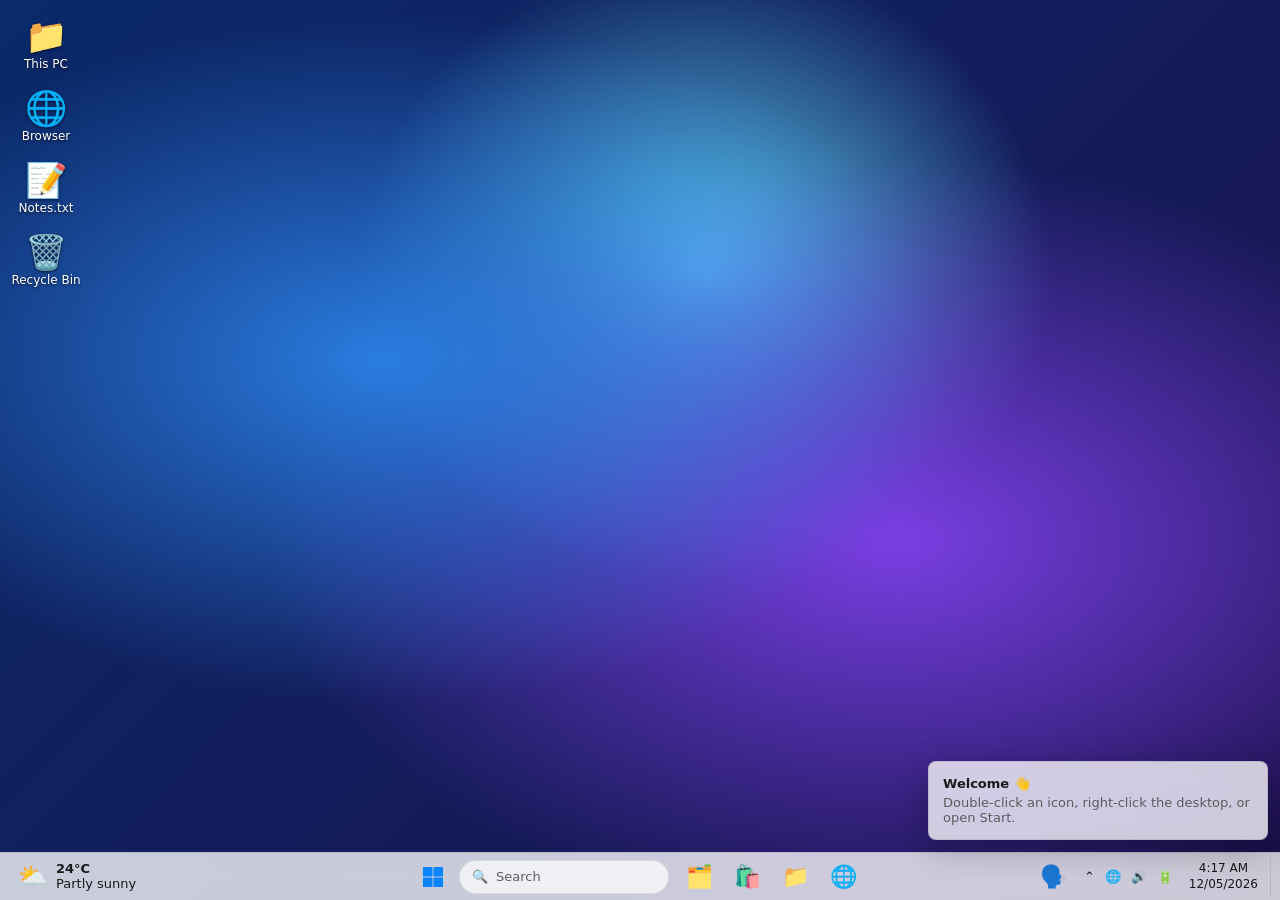
<file: index.html>
<!DOCTYPE html>
<html lang="en">
<head>
<meta charset="utf-8">
<meta name="viewport" content="width=device-width, initial-scale=1">
<title>Windows 11 Replica</title>
<link rel="stylesheet" href="style.css">
</head>
<body>
<div id="desktop">
  <div id="icons"></div>
</div>
<div id="wins"></div>

<!-- Start -->
<div id="start" class="fly blur">
  <input id="sq" placeholder="Type here to search for apps, settings, and documents">
  <div class="sec">Pinned <small>All apps ›</small></div>
  <div class="grid" id="pinned"></div>
  <div class="sec">Recommended <small>More ›</small></div>
  <div class="rec">
    <div><i>📄</i><span>Project notes<small>Recently added</small></span></div>
    <div><i>📊</i><span>Budget 2026<small>Yesterday</small></span></div>
    <div><i>🖼️</i><span>Wallpaper.png<small>2h ago</small></span></div>
    <div><i>📝</i><span>Meeting.txt<small>Tuesday</small></span></div>
  </div>
  <div id="start-foot">
    <div class="user"><div class="avatar">N</div>User</div>
    <div class="pw" id="pw">⏻</div>
    <div id="pmenu"><div onclick="location.reload()">Restart</div><div onclick="lock()">Sleep</div><div onclick="lock()">Shut down</div></div>
  </div>
</div>

<!-- Widgets -->
<div id="widgets" class="fly blur">
  <div class="wc"><div style="display:flex;justify-content:space-between"><div><b style="font-size:34px;font-weight:400">24°C</b><div>Partly sunny</div></div><div style="font-size:48px">⛅</div></div></div>
  <div class="wc"><b>Markets</b><div style="margin-top:8px;display:flex;justify-content:space-between"><span>NIFTY 50</span><span style="color:#0f7b0f">▲ 0.42%</span></div><div style="display:flex;justify-content:space-between"><span>SENSEX</span><span style="color:#0f7b0f">▲ 0.38%</span></div></div>
  <div class="wc"><b>Top stories</b><p style="margin-top:6px">Developers ship faster with modern web tooling</p><p style="margin-top:6px;color:var(--sub)">Open standards keep the web portable</p></div>
  <div class="wc"><b>To Do</b><p style="margin-top:6px">☐ Review pull requests</p><p>☐ Ship the release</p></div>
</div>

<!-- Quick settings -->
<div id="qs" class="fly blur">
  <div class="qgrid">
    <div class="q on" data-t="wifi">📶<span>Wi‑Fi</span></div>
    <div class="q on" data-t="bt">🔵<span>Bluetooth</span></div>
    <div class="q" data-t="air">✈️<span>Airplane</span></div>
    <div class="q" data-t="saver">🔋<span>Saver</span></div>
    <div class="q" id="darkq">🌙<span>Dark mode</span></div>
    <div class="q" data-t="acc">♿<span>Access</span></div>
  </div>
  <div class="slider">🔆<input type="range" min="20" max="100" value="100" id="bright"></div>
  <div class="slider">🔊<input type="range" min="0" max="100" value="60"></div>
</div>

<!-- Calendar -->
<div id="cal" class="fly blur"><h3 id="calh"></h3><div class="cgrid" id="cgrid"></div></div>

<div id="toast" class="fly blur open" style="transform:translateX(380px)"><b>Welcome 👋</b><div style="margin-top:4px;color:var(--sub)">Double-click an icon, right-click the desktop, or open Start.</div></div>

<div id="ctx">
  <div onclick="refresh()">🔄 Refresh</div><hr>
  <div onclick="openApp('notepad')">📝 New text document</div>
  <div onclick="openApp('settings')">🖥️ Display settings</div>
  <div onclick="openApp('settings')">🎨 Personalize</div>
</div>

<div id="taskbar" class="blur">
  <div id="tb-left"><div id="weather"><span style="font-size:24px">⛅</span><div><b style="font-size:13px">24°C</b><br>Partly sunny</div></div></div>
  <div id="tb-center">
    <div class="tb" id="start-btn" title="Start"><svg viewBox="0 0 24 24"><g fill="#0a84ff"><rect x="1" y="1" width="10.5" height="10.5" rx="1"/><rect x="12.5" y="1" width="10.5" height="10.5" rx="1"/><rect x="1" y="12.5" width="10.5" height="10.5" rx="1"/><rect x="12.5" y="12.5" width="10.5" height="10.5" rx="1"/></g></svg></div>
    <div id="search-box" onclick="toggle('start')">🔍 <span>Search</span></div>
    <div class="tb" id="widgets-btn" title="Widgets">🗂️</div>
    <div id="tb-apps" style="display:flex;gap:4px"></div>
  </div>
  <div id="tb-right">
    <div id="tray"><span>⌃</span><span>🌐</span><span>🔊</span><span>🔋</span></div>
    <div id="clock"><span id="ct"></span><span id="cd"></span></div>
    <div id="show"></div>
  </div>
</div>

<script src="a11y.js"></script>
<script src="script.js"></script>
</body>
</html>
</file>
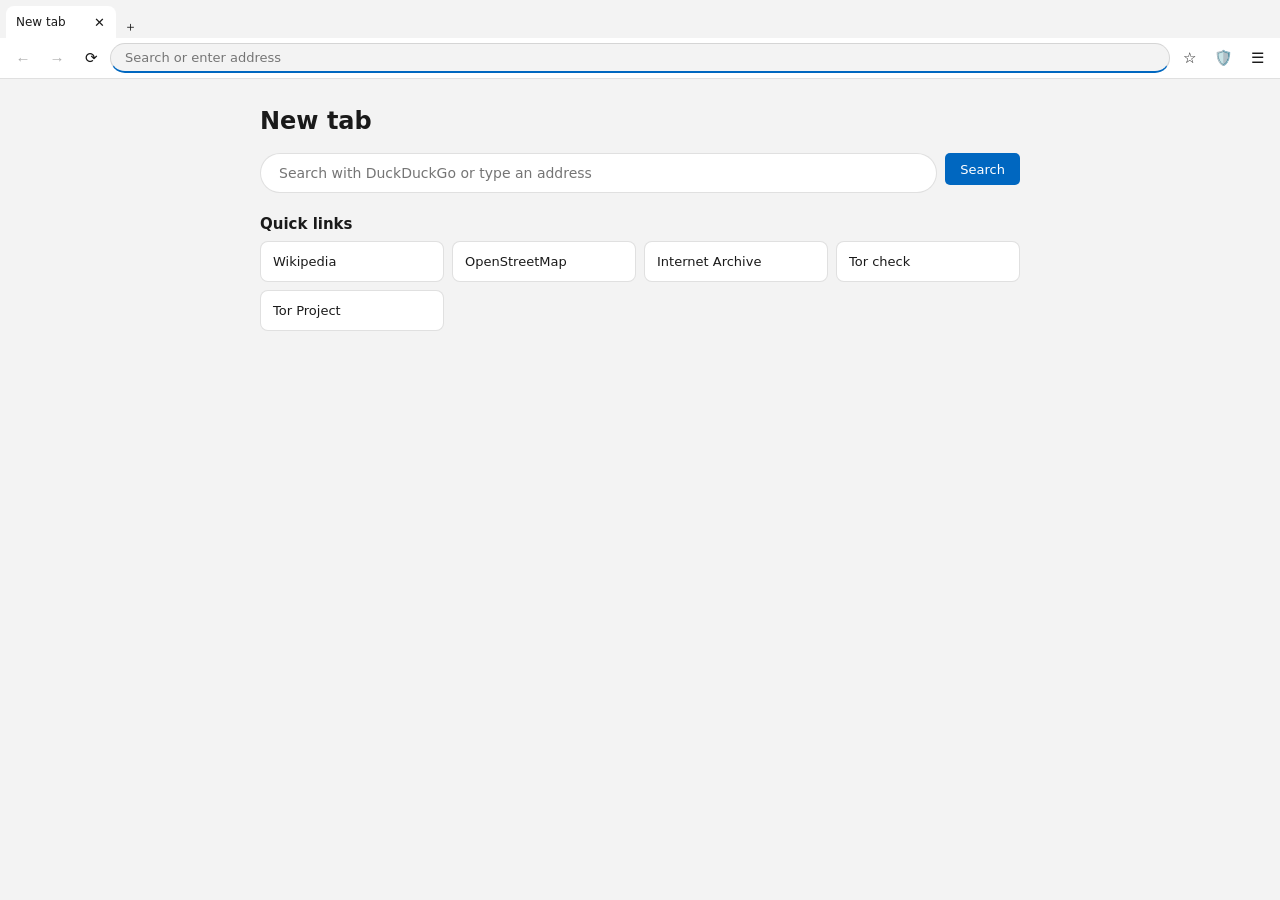
<file: apps/browser/index.html>
<!DOCTYPE html>
<html lang="en">
<head>
<meta charset="utf-8">
<meta name="viewport" content="width=device-width, initial-scale=1">
<title>Browser</title>
<style>
:root{--bg:#f3f3f3;--bar:#fff;--tx:#1a1a1a;--sub:#5d5d5d;--st:rgba(0,0,0,.12);--ac:#0067c0;--card:#fff;--hov:rgba(0,0,0,.07)}
@media(prefers-color-scheme:dark){:root{--bg:#202020;--bar:#2b2b2b;--tx:#f2f2f2;--sub:#b5b5b5;--st:rgba(255,255,255,.14);--ac:#4cc2ff;--card:#2f2f2f;--hov:rgba(255,255,255,.09)}}
*{box-sizing:border-box;margin:0}
html,body{height:100%;background:var(--bg);color:var(--tx);font:13px "Segoe UI",system-ui,sans-serif;overflow:hidden}
#app{display:flex;flex-direction:column;height:100%}
#tabs{display:flex;align-items:flex-end;gap:2px;padding:6px 6px 0;overflow-x:auto;flex:none}
.tab{display:flex;align-items:center;gap:6px;min-width:110px;max-width:190px;height:32px;padding:0 6px 0 10px;border-radius:8px 8px 0 0;font-size:12px;cursor:default}
.tab span{flex:1;overflow:hidden;text-overflow:ellipsis;white-space:nowrap}.tab:hover{background:var(--hov)}.tab.on{background:var(--bar)}
.tab button,#plus{border:0;background:none;color:var(--tx);border-radius:4px;width:22px;height:22px}.tab button:hover,#plus:hover{background:var(--hov)}
#bar{display:flex;align-items:center;gap:4px;padding:5px 8px;background:var(--bar);border-bottom:1px solid var(--st);flex:none}
#bar button{border:0;background:none;color:var(--tx);width:30px;height:30px;border-radius:5px;font-size:15px}#bar button:hover{background:var(--hov)}#bar button:disabled{opacity:.35}
#addr{flex:1;height:30px;border-radius:15px;border:1px solid var(--st);border-bottom:2px solid var(--ac);background:var(--bg);color:var(--tx);padding:0 14px;font:inherit;outline:none}
#hint{display:none;align-items:center;gap:10px;padding:6px 12px;background:#fff4ce;color:#3b2f00;font-size:12px;flex:none}
#hint button{border:1px solid #c9b25a;background:#fff;border-radius:4px;padding:3px 10px}#hint .x{margin-left:auto;border:0;background:none}
#views{flex:1;position:relative;background:#fff}
.view{position:absolute;inset:0;display:none}.view.on{display:block}
.view iframe{width:100%;height:100%;border:0;background:#fff}
.page{height:100%;overflow:auto;background:var(--bg);padding:28px 20px;user-select:text}
.in{max-width:760px;margin:0 auto}.in h1{font-weight:600;font-size:24px;margin-bottom:6px}.in h2{font-size:15px;margin:22px 0 8px}.in p,.in li{color:var(--sub);line-height:1.65;margin-bottom:6px}.in ul{padding-left:20px}
.sf{display:flex;gap:8px;margin:18px 0}.sf input{flex:1;height:40px;border-radius:20px;border:1px solid var(--st);background:var(--card);color:var(--tx);padding:0 18px;font:inherit;font-size:14px;outline:none}
.btn{height:32px;border-radius:5px;border:1px solid var(--st);background:var(--card);color:var(--tx);padding:0 14px;font:inherit;cursor:pointer}.btn.pri{background:var(--ac);color:#fff;border-color:transparent}.btn:hover{filter:brightness(.95)}
.grid{display:grid;grid-template-columns:repeat(auto-fill,minmax(150px,1fr));gap:8px}
.q{background:var(--card);border:1px solid var(--st);border-radius:8px;padding:12px;cursor:pointer;overflow:hidden;text-overflow:ellipsis;white-space:nowrap;color:var(--tx)}.q:hover{filter:brightness(.96)}
.row{display:flex;justify-content:space-between;align-items:center;gap:10px;background:var(--card);border:1px solid var(--st);border-radius:6px;padding:10px 14px;margin-bottom:4px;color:var(--tx)}
.row input[type=text],.row select{height:30px;border-radius:4px;border:1px solid var(--st);background:var(--bg);color:var(--tx);padding:0 8px;font:inherit;min-width:220px}
.warn{border-left:4px solid #d13438;background:var(--card);padding:10px 14px;border-radius:4px;margin:12px 0;color:var(--tx)}
a.go{color:var(--ac);cursor:pointer;text-decoration:underline}
</style>
</head>
<body>
<div id="app">
  <div id="tabs"></div>
  <div id="bar">
    <button id="back" title="Back">←</button><button id="fwd" title="Forward">→</button><button id="rel" title="Reload">⟳</button>
    <input id="addr" placeholder="Search or enter address" spellcheck="false" autocomplete="off">
    <button id="star" title="Bookmark">☆</button><button id="pv" title="Privacy and Tor">🛡️</button><button id="menu" title="Bookmarks and history">☰</button>
  </div>
  <div id="hint"><span>Blank page? Many websites forbid being shown inside another page. That is the site's choice, not a bug.</span><button id="ext">Open in a real tab ↗</button><button class="x" id="hx">✕</button></div>
  <div id="views"></div>
</div>
<script>
const $=s=>document.querySelector(s);
const esc=t=>String(t).replace(/[&<>"']/g,c=>({'&':'&amp;','<':'&lt;','>':'&gt;','"':'&quot;',"'":'&#39;'}[c]));
const LS=(k,d)=>{try{const v=JSON.parse(localStorage.getItem(k));return v==null?d:v}catch(e){return d}},SV=(k,v)=>{try{localStorage.setItem(k,JSON.stringify(v))}catch(e){}};
let cfg=Object.assign({engine:'ddg',priv:false,noref:true,remote:''},LS('br.cfg',{})),bm=LS('br.bm',[]),hist=LS('br.hist',[]);
const ENG={ddg:['DuckDuckGo','https://duckduckgo.com/?q='],brave:['Brave Search','https://search.brave.com/search?q='],sp:['Startpage','https://www.startpage.com/do/search?q='],wiki:['Wikipedia','https://en.wikipedia.org/w/index.php?search=']};
const TITLES={'about:newtab':'New tab','about:privacy':'Privacy and Tor','about:history':'History','about:bookmarks':'Bookmarks','about:onion':'Onion address','about:blocked':'Cannot embed'};
const hostOf=u=>{try{return new URL(u).hostname}catch(e){return ''}};
const BLOCK=/(^|\.)(google\.[a-z.]+|duckduckgo\.com|bing\.com|brave\.com|startpage\.com|torproject\.org|github\.com|youtube\.com|facebook\.com|instagram\.com|x\.com|twitter\.com|linkedin\.com|reddit\.com|amazon\.[a-z.]+|netflix\.com|paypal\.com)$/i;
const real=t=>t.url.startsWith('about:blocked#')?decodeURIComponent(t.url.split('#')[1]):t.url;
let tabs=[],cur=null,nid=0;
const save=()=>{SV('br.cfg',cfg);SV('br.bm',bm);SV('br.hist',hist)};

function normalize(v){
  v=v.trim();if(!v)return 'about:newtab';
  if(/^about:/.test(v))return TITLES[v]?v:'about:newtab';
  if(/^\s*(javascript|data|vbscript|file|blob):/i.test(v))return 'about:newtab';
  if(/^[\w.-]+\.onion(\/|:|$)/i.test(v)||/^https?:\/\/[\w.-]+\.onion/i.test(v))return 'about:onion#'+encodeURIComponent(v);
  if(/^https?:\/\//i.test(v))return v;
  if(!/\s/.test(v)&&(/^[\w-]+(\.[\w-]+)+(:\d+)?(\/.*)?$/.test(v)||/^localhost(:\d+)?(\/.*)?$/.test(v)))return 'https://'+v;
  return ENG[cfg.engine][1]+encodeURIComponent(v);
}
const isInt=u=>u.startsWith('about:');
function newTab(url){const t={id:++nid,url:'about:newtab',title:'New tab',h:[],i:-1};tabs.push(t);cur=t;go(t,url||'about:newtab');}
function go(t,input,push=true,force=false){
  let url=normalize(input);
  if(!force&&!isInt(url)&&BLOCK.test(hostOf(url)))url='about:blocked#'+encodeURIComponent(url);
  if(push){t.h=t.h.slice(0,t.i+1);t.h.push(url);t.i++}
  t.url=url;
  const base=url.split('#')[0];
  t.title=isInt(url)?TITLES[base]:(()=>{try{return new URL(url).hostname}catch(e){return url}})();
  if(!isInt(url)&&!cfg.priv){hist.unshift({u:url,t:Date.now()});hist=hist.slice(0,200);save()}
  render(true);
}
function render(reload){
  $('#tabs').innerHTML=tabs.map(t=>`<div class="tab${t===cur?' on':''}" data-t="${t.id}"><span>${esc(t.title)}</span><button data-x="${t.id}">✕</button></div>`).join('')+'<button id="plus" title="New tab">＋</button>';
  const T=cur;
  $('#addr').value=isInt(real(T))?'':real(T);
  $('#back').disabled=T.i<=0;$('#fwd').disabled=T.i>=T.h.length-1;
  $('#star').textContent=bm.some(b=>b.u===real(T))?'★':'☆';
  $('#hint').style.display=(!isInt(T.url)&&!T.dismissed)?'flex':'none';
  tabs.forEach(t=>{
    let v=document.getElementById('v'+t.id);
    if(!v){v=document.createElement('div');v.className='view';v.id='v'+t.id;$('#views').appendChild(v)}
    v.classList.toggle('on',t===cur);
    if(t.shown!==t.url||(reload&&t===cur)){
      t.shown=t.url;
      if(isInt(t.url))v.innerHTML='<div class="page"><div class="in">'+internal(t.url)+'</div></div>';
      else{v.innerHTML='';const f=document.createElement('iframe');f.title=t.title;
        f.setAttribute('allow','fullscreen; clipboard-write');
        f.setAttribute('sandbox','allow-scripts allow-same-origin allow-forms allow-popups allow-downloads allow-modals');
        if(cfg.noref)f.referrerPolicy='no-referrer';
        f.src=t.url;v.appendChild(f)}
    }
  });
  [...document.querySelectorAll('.view')].forEach(v=>{if(!tabs.some(t=>'v'+t.id===v.id))v.remove()});
}
/* internal pages */
function internal(u){
  const [p,arg]=u.split('#');
  if(p==='about:newtab')return `<h1>New tab</h1><form class="sf" data-search><input name="q" placeholder="Search with ${esc(ENG[cfg.engine][0])} or type an address" autofocus><button class="btn pri">Search</button></form>
   <h2>Quick links</h2><div class="grid">${[['Wikipedia','https://en.wikipedia.org/'],['OpenStreetMap','https://www.openstreetmap.org/'],['Internet Archive','https://archive.org/'],['Tor check','https://check.torproject.org/'],['Tor Project','https://www.torproject.org/']].map(([n,l])=>`<div class="q" data-go="${l}">${n}</div>`).join('')}</div>
   ${bm.length?`<h2>Bookmarks</h2><div class="grid">${bm.map(b=>`<div class="q" data-go="${esc(b.u)}">${esc(b.n)}</div>`).join('')}</div>`:''}`;
  if(p==='about:blocked'){const u=decodeURIComponent(arg||''),h=hostOf(u);return `<h1>${esc(h)} will not open inside this window</h1><p>This site tells browsers not to show it inside another page. Other browsers describe that as "refused to connect". It is a protection on the site's side, not an error on your computer.</p><p><button class="btn pri" data-popup="${esc(u)}">Open in a browser window ↗</button> <button class="btn" data-open="${esc(u)}">Open in a new tab</button> <button class="btn" data-force="${esc(u)}">Try here anyway</button></p>`}
  if(p==='about:history')return `<h1>History</h1><p>${cfg.priv?'Private mode is on: new pages are not saved.':''}</p><p><button class="btn" data-act="clearhist">Clear history</button></p>`+(hist.map(h=>`<div class="row"><a class="go" data-go="${esc(h.u)}">${esc(h.u)}</a><small>${new Date(h.t).toLocaleString()}</small></div>`).join('')||'<p>Nothing yet.</p>');
  if(p==='about:bookmarks')return `<h1>Bookmarks</h1>`+(bm.map((b,i)=>`<div class="row"><a class="go" data-go="${esc(b.u)}">${esc(b.n)}</a><button class="btn" data-rmbm="${i}">Remove</button></div>`).join('')||'<p>Use ☆ in the address bar to add one.</p>');
  if(p==='about:onion'){const a=esc(decodeURIComponent(arg||''));return `<h1>.onion address</h1><p><b>${a}</b></p><p>.onion sites are reachable only through the Tor network. A normal browser, and this window, cannot open them. Opening them through a public "Tor gateway" website would remove the anonymity Tor exists to give you, so this browser does not do that.</p>
   <h2>How to open it</h2><ul><li>Install the official <a class="go" data-go="https://www.torproject.org/download/">Tor Browser</a> (free, Windows, macOS, Linux, Android) and paste the address there.</li><li>Or connect a remote Tor browser you run yourself (see Privacy and Tor).</li></ul>
   ${cfg.remote?`<p><button class="btn pri" data-go="${esc(cfg.remote)}">Open my remote Tor browser</button></p>`:''}`}
  if(p==='about:privacy')return `<h1>Privacy and Tor</h1>
   <div class="warn"><b>This window does not hide your IP address and is not a VPN or Tor.</b> The sites you visit still see your real connection. A web page cannot create a VPN or a Tor circuit; that needs a program or a server.</div>
   <h2>What these settings really do</h2>
   <div class="row"><span>Private mode: do not save history</span><input type="checkbox" id="c-priv" ${cfg.priv?'checked':''}></div>
   <div class="row"><span>Send no referrer to sites</span><input type="checkbox" id="c-ref" ${cfg.noref?'checked':''}></div>
   <div class="row"><span>Search engine</span><select id="c-eng">${Object.entries(ENG).map(([k,v])=>`<option value="${k}"${k===cfg.engine?' selected':''}>${v[0]}</option>`).join('')}</select></div>
   <div class="row"><span>Clear history, bookmarks and settings</span><button class="btn" data-act="wipe">Clear all</button></div>
   <h2>Get real anonymity</h2>
   <ul><li><b>Tor Browser</b> (free, official): <a class="go" data-go="https://www.torproject.org/download/">torproject.org/download</a>. Lets you open .onion sites and hides your IP from the sites you visit.</li>
   <li><b>VPN:</b> a trustworthy VPN is a paid service in almost every case. A few reputable providers offer a limited free tier (few locations, speed caps). Free VPNs with "all locations" are the ones most likely to log or sell your traffic.</li></ul>
   <h2>Everyday private browsers (install on your computer)</h2>
   <ul><li><a class="go" data-go="https://mullvad.net/en/browser">Mullvad Browser</a>: built with the Tor Project, blocks tracking and fingerprinting, no VPN needed.</li><li><a class="go" data-go="https://librewolf.net/">LibreWolf</a>: open-source Firefox with tracking protection on by default.</li><li><a class="go" data-go="https://www.falkon.org/">Falkon</a>: small, open-source and light on older or low-power machines.</li></ul>
   <h2>Remote browser (advanced)</h2>
   <p>If you self-host a browser in a container (for example a Tor Browser image) and put it behind a VPN, you can show it in this window. Paste its address:</p>
   <div class="row"><input type="text" id="c-rem" placeholder="http://127.0.0.1:8080" value="${esc(cfg.remote)}"><button class="btn" data-act="saverem">Save</button><button class="btn pri" data-act="openrem">Open</button></div>
   <p>Test your connection any time at <a class="go" data-go="https://check.torproject.org/">check.torproject.org</a>.</p>`;
  return '';
}
/* events */
document.addEventListener('click',e=>{
  const pu=e.target.closest('[data-popup]');if(pu){window.open(pu.dataset.popup,'_blank','popup=yes,width=1100,height=760,noopener,noreferrer');return}
  const o=e.target.closest('[data-open]');if(o){window.open(o.dataset.open,'_blank','noopener,noreferrer');return}
  const f=e.target.closest('[data-force]');if(f){go(cur,f.dataset.force,true,true);return}
  const g=e.target.closest('[data-go]');if(g){go(cur,g.dataset.go);return}
  const tb=e.target.closest('[data-t]'),x=e.target.closest('[data-x]');
  if(x){const t=tabs.find(t=>t.id==x.dataset.x);tabs=tabs.filter(q=>q!==t);if(!tabs.length)newTab();else if(cur===t)cur=tabs[tabs.length-1];render();e.stopPropagation();return}
  if(tb){cur=tabs.find(t=>t.id==tb.dataset.t);render();return}
  if(e.target.closest('#plus')){newTab();return}
  const rm=e.target.closest('[data-rmbm]');if(rm){bm.splice(+rm.dataset.rmbm,1);save();cur.shown=null;render(true);return}
  const a=e.target.closest('[data-act]');if(!a)return;const k=a.dataset.act;
  if(k==='clearhist'){hist=[];save();cur.shown=null;render(true)}
  if(k==='wipe'&&confirm('Clear history, bookmarks and settings?')){hist=[];bm=[];cfg={engine:'ddg',priv:false,noref:true,remote:''};save();cur.shown=null;render(true)}
  if(k==='saverem'||k==='openrem'){const v=$('#c-rem').value.trim();if(/^\s*(javascript|data|vbscript|file|blob):/i.test(v)){return}cfg.remote=v;save();if(k==='openrem'&&v)newTab(v)}
});
document.addEventListener('change',e=>{
  if(e.target.id==='c-priv')cfg.priv=e.target.checked;
  if(e.target.id==='c-ref')cfg.noref=e.target.checked;
  if(e.target.id==='c-eng')cfg.engine=e.target.value;
  save()});
document.addEventListener('submit',e=>{if(e.target.matches('[data-search]')){e.preventDefault();go(cur,new FormData(e.target).get('q'))}});
$('#addr').addEventListener('keydown',e=>{if(e.key==='Enter')go(cur,e.target.value)});
$('#addr').addEventListener('focus',e=>e.target.select());
$('#back').onclick=()=>{if(cur.i>0){cur.i--;go(cur,cur.h[cur.i],false)}};
$('#fwd').onclick=()=>{if(cur.i<cur.h.length-1){cur.i++;go(cur,cur.h[cur.i],false)}};
$('#rel').onclick=()=>{cur.shown=null;render(true)};
$('#star').onclick=()=>{const u=real(cur);if(isInt(u))return;const i=bm.findIndex(b=>b.u===u);if(i>=0)bm.splice(i,1);else bm.push({u,n:hostOf(u)||u});save();render()};
$('#pv').onclick=()=>go(cur,'about:privacy');
$('#menu').onclick=()=>go(cur,'about:bookmarks');
$('#ext').onclick=()=>{const u=real(cur);if(!isInt(u))window.open(u,'_blank','noopener,noreferrer')};
$('#hx').onclick=()=>{cur.dismissed=true;render()};
document.addEventListener('keydown',e=>{if(e.ctrlKey&&e.key==='t'){e.preventDefault();newTab()}if(e.ctrlKey&&e.key==='l'){e.preventDefault();$('#addr').focus()}});
newTab();
</script>
</body>
</html>
</file>
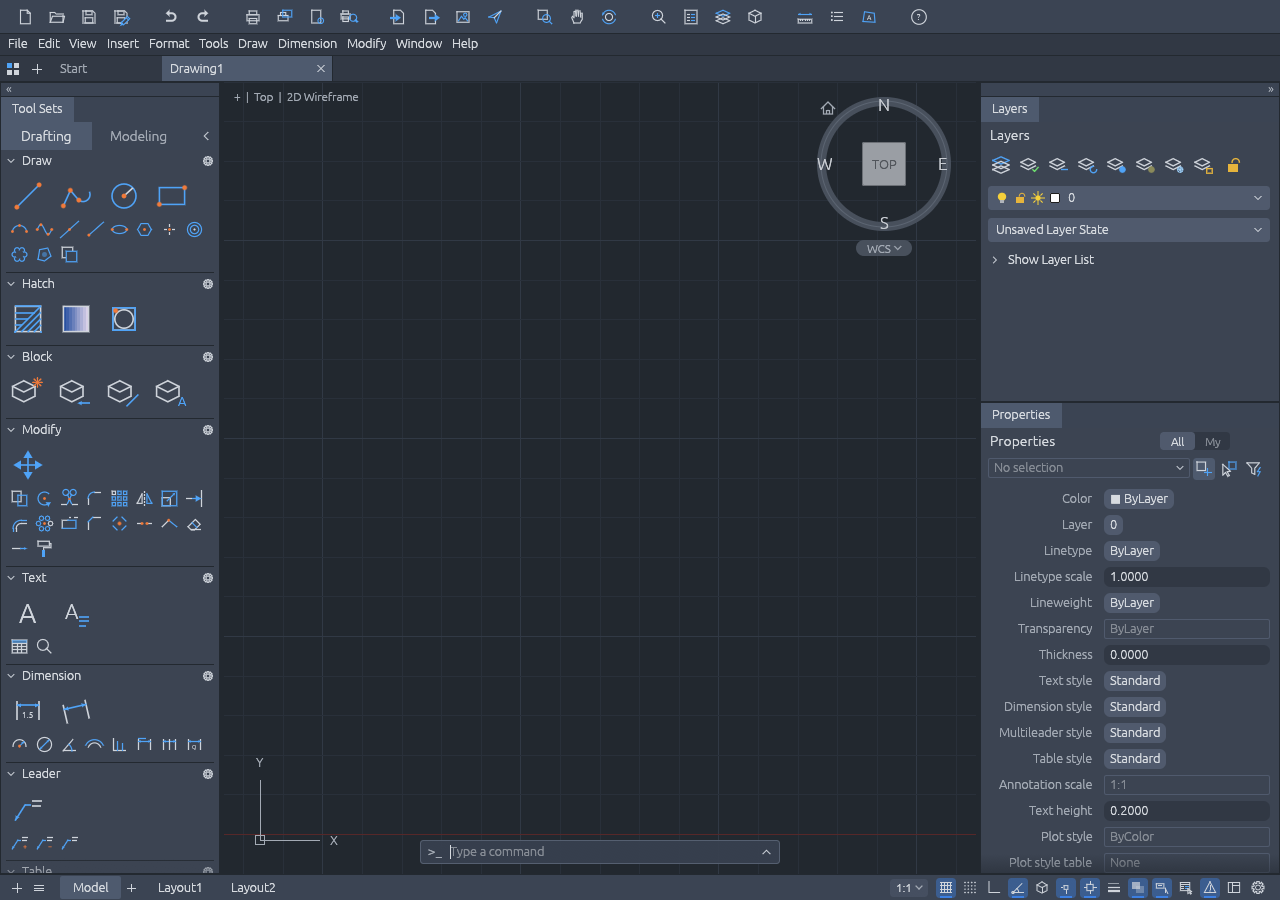
<file: apps/cadcraft/index.html>
<!DOCTYPE html>
<html lang="en">
<head>
  <meta charset="utf-8">
  <meta name="viewport" content="width=device-width, initial-scale=1">
  <title>CADCraft</title>
  
<script type="module">
import init, * as bindings from './cadcraft-web-d875c3c223026021.js';
const wasm = await init({ module_or_path: './cadcraft-web-d875c3c223026021_bg.wasm' });


window.wasmBindings = bindings;


dispatchEvent(new CustomEvent("TrunkApplicationStarted", {detail: {wasm}}));

</script>
  <style>
    html, body { margin: 0; padding: 0; width: 100%; height: 100%; overflow: hidden; background: #22282f; }
    #cadcraft_canvas { position: absolute; inset: 0; width: 100%; height: 100%; display: block; }
    #cadcraft_loading { position: absolute; inset: 0; display: flex; flex-direction: column; align-items: center; justify-content: center;
      color: #b8b8b8; font: 14px system-ui, sans-serif; pointer-events: none; }
  </style>
<link rel="modulepreload" href="./cadcraft-web-d875c3c223026021.js" crossorigin="anonymous" integrity="sha384-jeFBZXStTcVVttphA0QdWIKynl4jMysvBMI9EihbEOI5++FgSClPgll+eU57pNdA"><link rel="modulepreload" href="./snippets/eframe-d31a8450ea12dfc1/inline0.js" crossorigin="anonymous" integrity="sha384-uPZQ72BwgZ4v7Km6+UIFbkDDlt7ShGEsAVEHVN/+wZSGFhItJZB83iKMFQXauTSs"><link rel="preload" href="./cadcraft-web-d875c3c223026021_bg.wasm" crossorigin="anonymous" integrity="sha384-z4qSPVKWm9al23MvrS1RfMrrKiw6bDGiKTTdFNNFuodKv+7R0hINkvVLN5NXiAvK" as="fetch" type="application/wasm"></head>
<body>
  <canvas id="cadcraft_canvas"></canvas>
  <div id="cadcraft_loading">Loading CADCraft&hellip;</div>
</body>
</html>
</file>
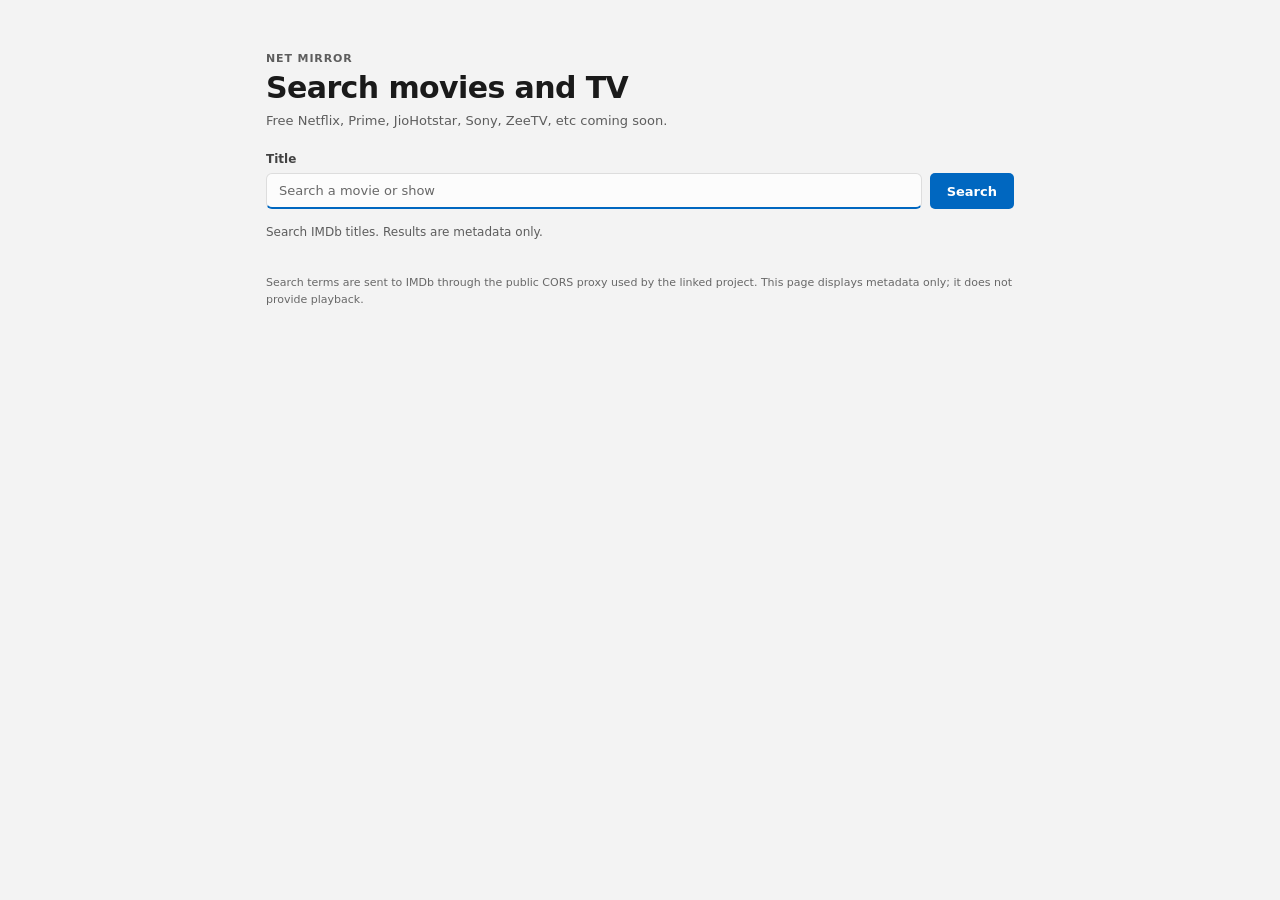
<file: apps/cloud-stream/index.html>
<!doctype html>
<html lang="en">
<head>
  <meta charset="utf-8">
  <meta name="viewport" content="width=device-width, initial-scale=1">
  <meta name="theme-color" content="#101522">
  <title>Net Mirror</title>
  <link rel="stylesheet" href="style.css">
  <script src="app.js" defer></script>
</head>
<body>
  <main class="app">
    <header>
      <p class="eyebrow">NET MIRROR</p>
      <h1>Search movies and TV</h1>
      <p class="coming-soon">Free Netflix, Prime, JioHotstar, Sony, ZeeTV, etc coming soon.</p>
    </header>

    <form id="search-form" role="search">
      <label for="search-query">Title</label>
      <div class="search-row">
        <input id="search-query" type="search" maxlength="100" placeholder="Search a movie or show" autocomplete="off" required>
        <button id="search-button" type="submit">Search</button>
      </div>
    </form>

    <p id="search-status" class="status" role="status" aria-live="polite">Search IMDb titles. Results are metadata only.</p>
    <ul id="results" class="results" aria-label="Search results"></ul>

    <footer>Search terms are sent to IMDb through the public CORS proxy used by the linked project. This page displays metadata only; it does not provide playback.</footer>
  </main>
</body>
</html>
</file>
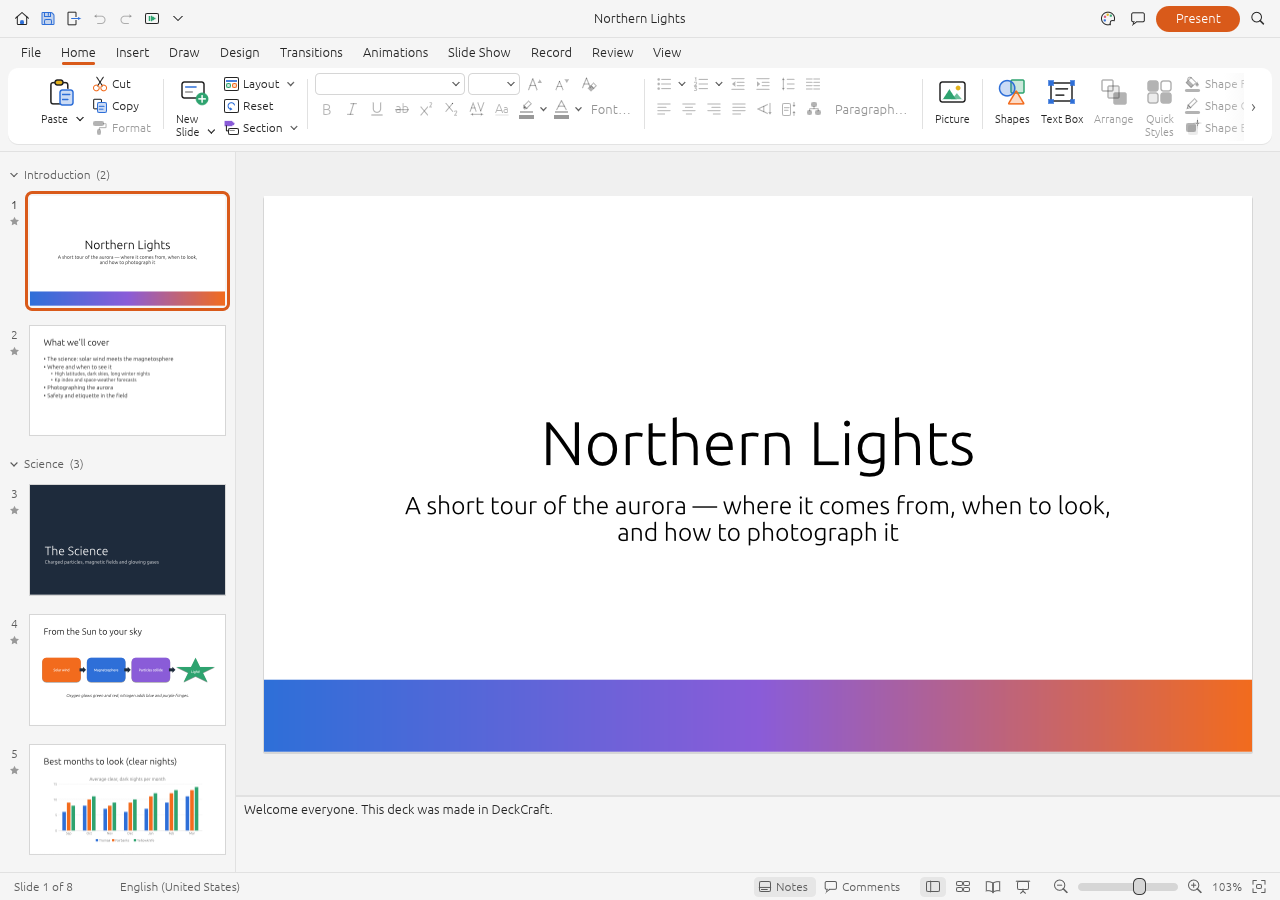
<file: apps/deckcraft/index.html>
<!DOCTYPE html>
<html lang="en">
<head>
  <meta charset="utf-8">
  <meta name="viewport" content="width=device-width, initial-scale=1, user-scalable=no">
  <title>DeckCraft</title>
  
<script type="module">
import init, * as bindings from './deckcraft-web-669d056ba01b5e25.js';
const wasm = await init({ module_or_path: './deckcraft-web-669d056ba01b5e25_bg.wasm' });


window.wasmBindings = bindings;


dispatchEvent(new CustomEvent("TrunkApplicationStarted", {detail: {wasm}}));

</script>
  <link rel="icon" href="./deckcraft-b8fcbb36ecec0385.ico" integrity="sha384-p+vOsZVOu4zkEhYVpSBm/6gR6LMTZ+hPcuNrzPZ3ScI+zYSqFol3f6oI0WWAjzjB"/>
  <style>
    html, body { margin: 0; padding: 0; width: 100%; height: 100%; overflow: hidden; background: #262626; }
    #deckcraft_canvas { position: absolute; inset: 0; width: 100%; height: 100%; display: block; }
    #deckcraft_loading { position: absolute; inset: 0; display: flex; flex-direction: column; align-items: center; justify-content: center;
      color: #b8b8b8; font: 14px system-ui, sans-serif; pointer-events: none; }
  </style>
<link rel="modulepreload" href="./deckcraft-web-669d056ba01b5e25.js" crossorigin="anonymous" integrity="sha384-/ysm8cbjO9g9ywN3tLB35zRHXvJkRhI/t2ivAzSDzvNIrroRi3c82Z87pdhoL64V"><link rel="modulepreload" href="./snippets/eframe-d31a8450ea12dfc1/inline0.js" crossorigin="anonymous" integrity="sha384-uPZQ72BwgZ4v7Km6+UIFbkDDlt7ShGEsAVEHVN/+wZSGFhItJZB83iKMFQXauTSs"><link rel="preload" href="./deckcraft-web-669d056ba01b5e25_bg.wasm" crossorigin="anonymous" integrity="sha384-wn8bWnUIm/KnMLaRTfFJsUBRnwme3plfqQ3uiVA4fA724h/DErwhVjtl1SDtYyLH" as="fetch" type="application/wasm"></head>
<body>
  <canvas id="deckcraft_canvas"></canvas>
  <div id="deckcraft_loading">Loading DeckCraft&hellip;</div>
</body>
</html>
</file>
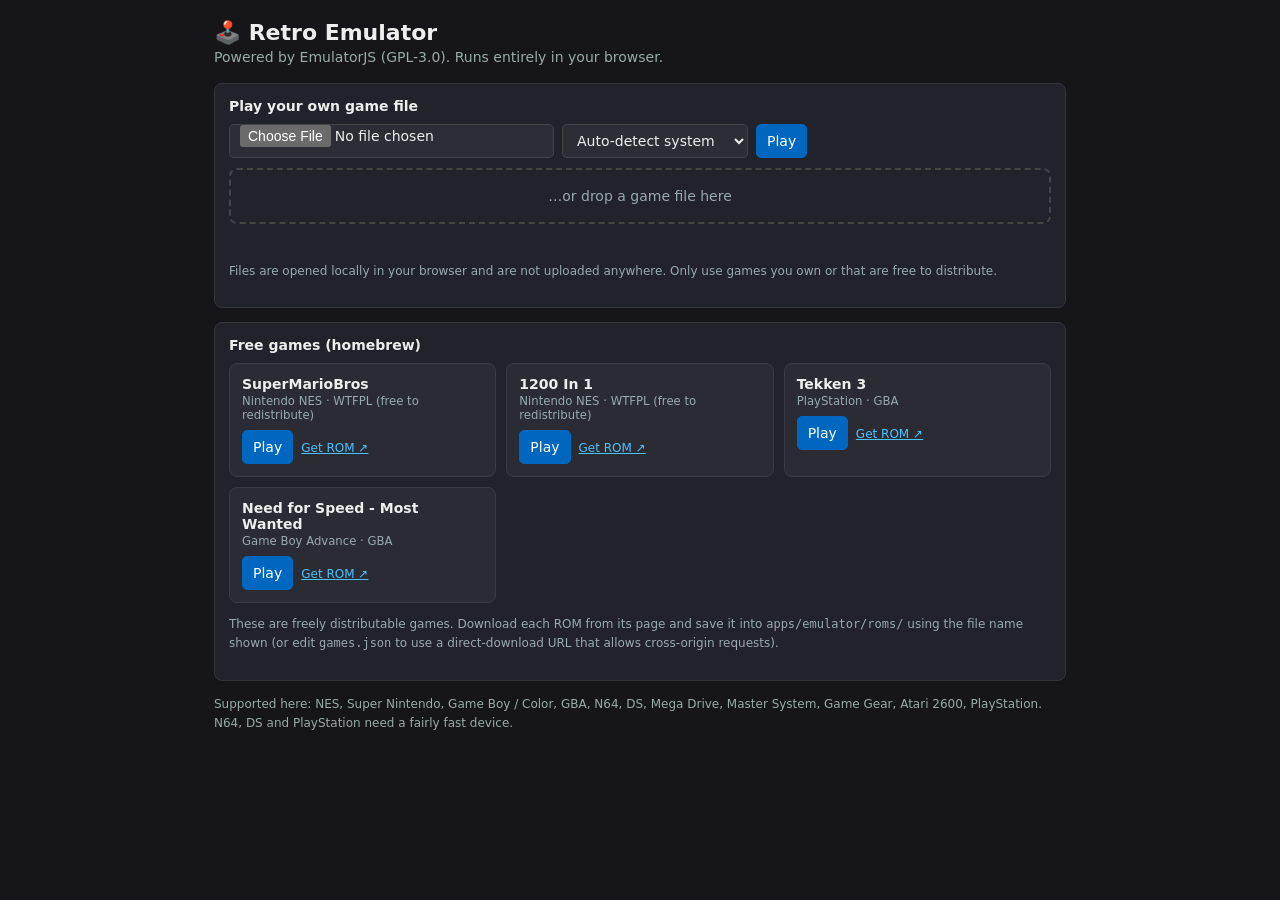
<file: apps/emulator/index.html>
<!DOCTYPE html>
<html lang="en">
<head>
<meta charset="utf-8">
<meta name="viewport" content="width=device-width, initial-scale=1">
<title>Retro Emulator</title>
<style>
:root{color-scheme:dark}
*{box-sizing:border-box}
html,body{height:100%;margin:0;background:#16161a;color:#eee;font:14px "Segoe UI",system-ui,sans-serif}
#home{height:100%;overflow:auto;padding:20px 24px;max-width:900px;margin:0 auto}
h1{font-weight:600;font-size:22px;margin:0 0 4px}.sub{color:#9aa;margin-bottom:18px}
.box{background:#22232a;border:1px solid #33343c;border-radius:8px;padding:14px;margin-bottom:14px}
.box h2{font-size:14px;margin:0 0 10px;font-weight:600}
.row{display:flex;gap:8px;flex-wrap:wrap;align-items:center}
select,button,input[type=file]{height:34px;border-radius:5px;border:1px solid #444;background:#2c2d35;color:#eee;font:inherit;padding:0 10px}
button{cursor:pointer}button.pri{background:#0067c0;border-color:#0067c0;color:#fff}button:hover{filter:brightness(1.15)}
#drop{border:2px dashed #444;border-radius:8px;padding:18px;text-align:center;color:#9aa;margin-top:10px}#drop.on{border-color:#4cc2ff;color:#fff}
.games{display:grid;grid-template-columns:repeat(auto-fill,minmax(260px,1fr));gap:10px}
.g{background:#2a2b33;border:1px solid #3a3b44;border-radius:8px;padding:12px}.g b{display:block}.g small{color:#9aa;display:block;margin:2px 0 8px}
.g a{color:#4cc2ff;font-size:12px;margin-left:8px}
#msg{color:#ffb4a8;margin-top:8px;min-height:18px;font-size:13px}
.note{color:#9aa;font-size:12px;line-height:1.6}
#game{inset:0;background:#000}
#back{position:fixed;top:6px;left:6px;z-index:2147483000;display:none;opacity:.75}
</style>
<script src="../../a11y.js"></script>
</head>
<body>
<div id="home">
  <h1>🕹️ Retro Emulator</h1>
  <div class="sub">Powered by EmulatorJS (GPL-3.0). Runs entirely in your browser.</div>

  <div class="box">
    <h2>Play your own game file</h2>
    <div class="row">
      <input type="file" id="file">
      <select id="sys"><option value="">Auto-detect system</option></select>
      <button class="pri" id="go">Play</button>
    </div>
    <div id="drop">…or drop a game file here</div>
    <div id="msg"></div>
    <p class="note">Files are opened locally in your browser and are not uploaded anywhere. Only use games you own or that are free to distribute.</p>
  </div>

  <div class="box">
    <h2>Free games (homebrew)</h2>
    <div class="games" id="games"></div>
    <p class="note">These are freely distributable games. Download each ROM from its page and save it into <code>apps/emulator/roms/</code> using the file name shown (or edit <code>games.json</code> to use a direct-download URL that allows cross-origin requests).</p>
  </div>

  <p class="note">Supported here: NES, Super Nintendo, Game Boy / Color, GBA, N64, DS, Mega Drive, Master System, Game Gear, Atari 2600, PlayStation. N64, DS and PlayStation need a fairly fast device.</p>
</div>
<button id="back" onclick="location.reload()">← Back</button>
<div id="game"></div>

<script>
const CDN='https://cdn.emulatorjs.org/stable/data/';
const SYS={nes:'Nintendo NES',snes:'Super Nintendo',gb:'Game Boy / Color',gba:'Game Boy Advance',n64:'Nintendo 64',nds:'Nintendo DS',segaMD:'Sega Mega Drive',segaMS:'Sega Master System',segaGG:'Sega Game Gear',atari2600:'Atari 2600',psx:'PlayStation',psp:'PlayStation Portable'};
const EXT={nes:'nes',sfc:'snes',smc:'snes',gb:'gb',gbc:'gb',gba:'gba',z64:'n64',n64:'n64',v64:'n64',nds:'nds',md:'segaMD',gen:'segaMD',smd:'segaMD',sms:'segaMS',gg:'segaGG',a26:'atari2600',cue:'psx',chd:'psx',pbp:'psx',bin:'psx',iso:'psp',cso:'psp'};
const $=s=>document.querySelector(s),msg=t=>$('#msg').textContent=t||'';
$('#sys').innerHTML+=Object.entries(SYS).map(([k,v])=>`<option value="${k}">${v}</option>`).join('');
const extOf=n=>(n.split('.').pop()||'').toLowerCase();

function start(url,core,name){
  $('#home').style.display='none';$('#game').style.display='block';$('#back').style.display='block';
  Object.assign(window,{EJS_player:'#game',EJS_core:core,EJS_gameUrl:url,EJS_gameName:name.replace(/\.[^.]+$/,''),EJS_pathtodata:CDN,EJS_startOnLoaded:true,EJS_color:'#0067c0',EJS_threads:(core === 'psp')});
  const s=document.createElement('script');s.src=CDN+'loader.js';
  s.onerror=()=>{location.reload()};
  console.log("CORE", window.EJS_core);
  console.log("THREADS", window.EJS_threads);
  
  setTimeout(() => {
      console.log("AFTER LOAD", window.EJS_threads);
  }, 1000);

  document.body.appendChild(s);
}
function playFile(f){
  if(!f){msg('Choose a game file first.');return}
  const core=$('#sys').value||EXT[extOf(f.name)];
  if(!core){msg('Could not tell the system from ".'+extOf(f.name)+'". Pick it from the list.');return}
  if(/\.(zip|7z|rar)$/i.test(f.name)&&!$('#sys').value){msg('Archives need the system picked from the list.');return}
  start(URL.createObjectURL(f)+'#'+encodeURIComponent(f.name),core,f.name);
}
$('#go').onclick=()=>playFile($('#file').files[0]);
const d=$('#drop');
['dragenter','dragover'].forEach(e=>d.addEventListener(e,ev=>{ev.preventDefault();d.classList.add('on')}));
['dragleave','drop'].forEach(e=>d.addEventListener(e,ev=>{ev.preventDefault();d.classList.remove('on')}));
d.addEventListener('drop',ev=>playFile(ev.dataTransfer.files[0]));

fetch('games.json',{cache:'no-cache'}).then(r=>r.json()).then(list=>{
  $('#games').innerHTML=list.map((g,i)=>`<div class="g"><b>${g.name}</b><small>${SYS[g.system]||g.system} · ${g.license}</small><button class="pri" data-i="${i}">Play</button><a href="${g.info}" target="_blank" rel="noopener">Get ROM ↗</a></div>`).join('');
  $('#games').onclick=async e=>{const b=e.target.closest('button');if(!b)return;const g=list[b.dataset.i],romUrl=new URL(g.rom,document.baseURI).href;
    try{const r=await fetch(romUrl,{method:'HEAD'});if(!r.ok){msg('Game file request failed ('+r.status+'). Check the ROM URL and host permissions.');return}}
    catch(err){msg('Could not access the game file. Check the URL and that its host allows cross-origin requests (CORS).');console.error('Game file request failed:',err);return}
    start(romUrl,g.system,g.name)};
}).catch(()=>{$('#games').textContent='games.json not found.'});
</script>
</body>
</html>
</file>
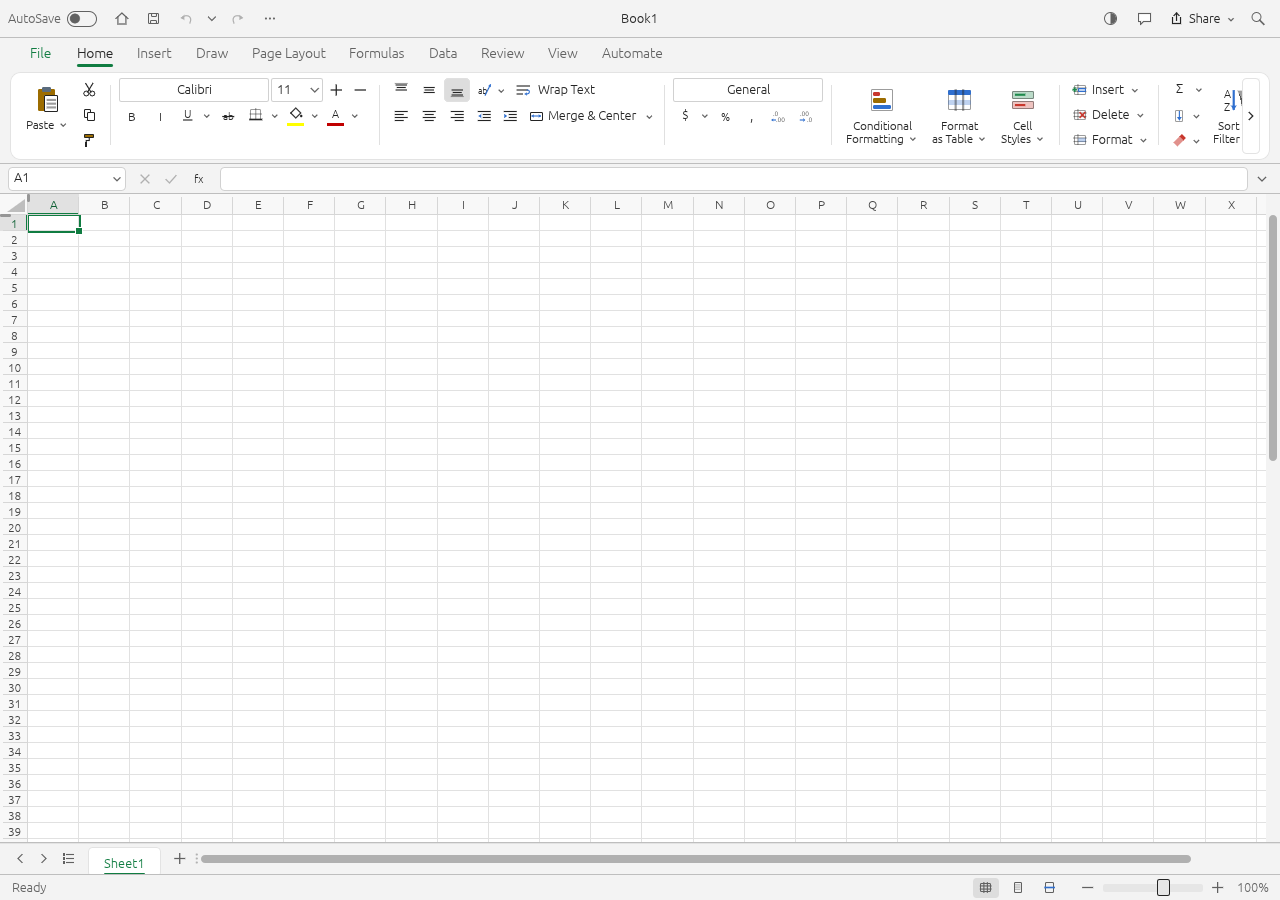
<file: apps/gridcraft/index.html>
<!DOCTYPE html>
<html lang="en">
<head>
  <meta charset="utf-8">
  <meta name="viewport" content="width=device-width, initial-scale=1">
  <title>GridCraft</title>
  <link rel="icon" href="./gridcraft-45f84b7721cb79a9.ico" integrity="sha384-FzBCWcgv5VqBLEPSBvyC78gOs2HMh3hKu2LSLSXU01NgL5yKLk/nHdINuu0Ztky1"/>
  
<script type="module">
import init, * as bindings from './gridcraft-web-7c84705221d6ac9f.js';
const wasm = await init({ module_or_path: './gridcraft-web-7c84705221d6ac9f_bg.wasm' });


window.wasmBindings = bindings;


dispatchEvent(new CustomEvent("TrunkApplicationStarted", {detail: {wasm}}));

</script>
  <style>
    html, body { margin: 0; padding: 0; width: 100%; height: 100%; overflow: hidden; background: #f3f3f3; }
    #gridcraft_canvas { position: absolute; inset: 0; width: 100%; height: 100%; display: block; }
    #gridcraft_loading { position: absolute; inset: 0; display: flex; flex-direction: column; align-items: center; justify-content: center;
      color: #555; font: 14px system-ui, sans-serif; pointer-events: none; }
  </style>
<link rel="modulepreload" href="./gridcraft-web-7c84705221d6ac9f.js" crossorigin="anonymous" integrity="sha384-OqieK8nlY98BRvW65XcNEfx2zHVOn6CnHhom+Ikrfq0x4d+4wJuMqjnHRDEJ7kjs"><link rel="modulepreload" href="./snippets/eframe-d31a8450ea12dfc1/inline0.js" crossorigin="anonymous" integrity="sha384-uPZQ72BwgZ4v7Km6+UIFbkDDlt7ShGEsAVEHVN/+wZSGFhItJZB83iKMFQXauTSs"><link rel="preload" href="./gridcraft-web-7c84705221d6ac9f_bg.wasm" crossorigin="anonymous" integrity="sha384-tmWgd1M2FlUJiQWwk/SXIqH7k51hkToQ5RVQT86Vx3nKxpQKqzKkTF1QLNC2Pclc" as="fetch" type="application/wasm"></head>
<body>
  <canvas id="gridcraft_canvas"></canvas>
  <div id="gridcraft_loading">Loading GridCraft&hellip;</div>
</body>
</html>
</file>
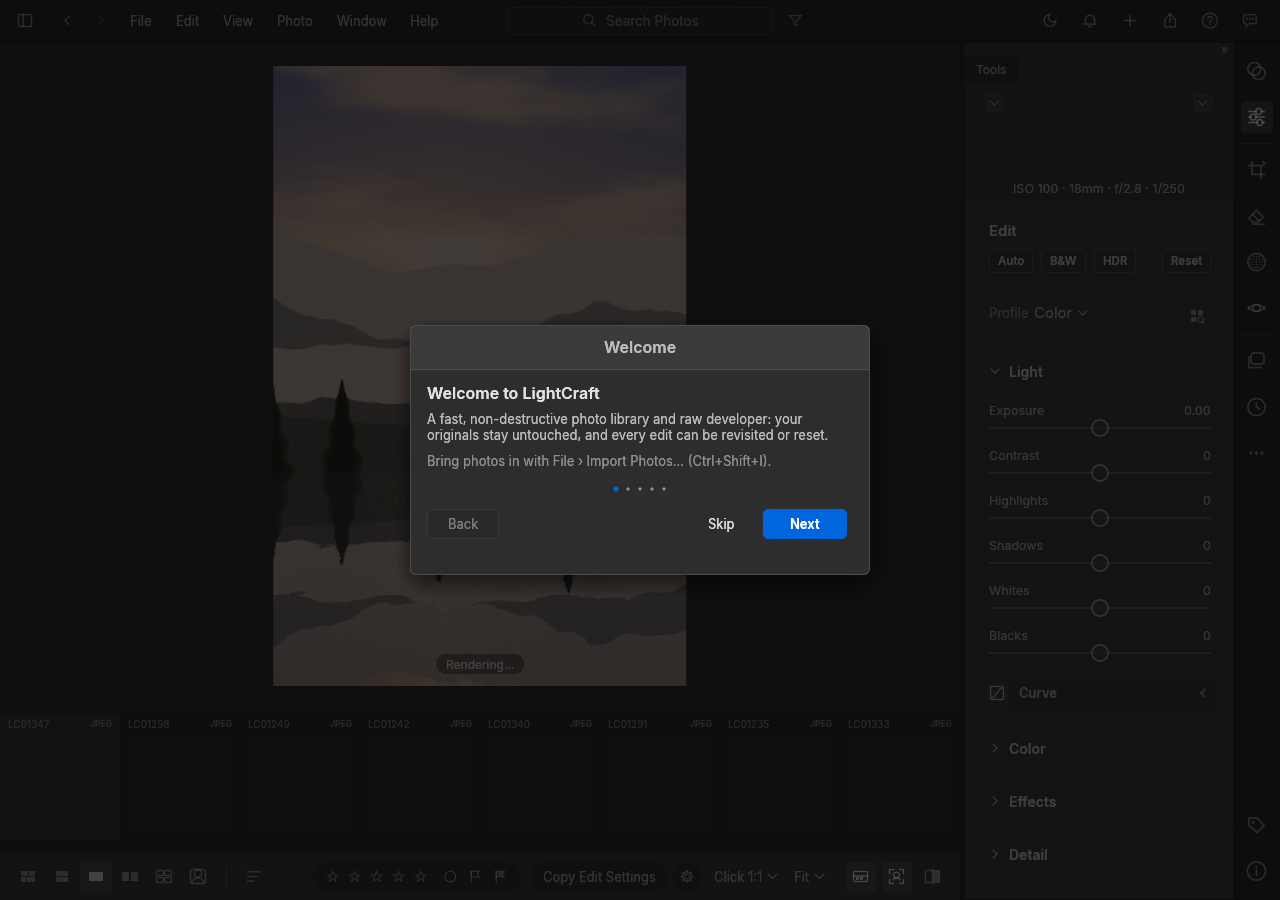
<file: apps/lightcraft/index.html>
<!doctype html>
<html lang="en">
<head>
  <meta charset="utf-8">
  <meta name="viewport" content="width=device-width, initial-scale=1">
  <title>LightCraft</title>
  <link rel="icon" href="data:,">
  <meta name="description" content="LightCraft: open-source photo library and raw developer, running in your browser (WASM).">
  <style>
    :root { color-scheme: dark; }
    html, body { margin: 0; padding: 0; width: 100%; height: 100%; overflow: hidden; background: #1c1c1c; }
    canvas#lightcraft_canvas { position: absolute; inset: 0; width: 100%; height: 100%; display: block; }
    #lightcraft_loading {
      position: absolute; inset: 0; display: flex; align-items: center; justify-content: center;
      color: #b8b8b8; font: 15px/1.4 system-ui, -apple-system, "Segoe UI", sans-serif; pointer-events: none;
    }
    #lightcraft_status { position: absolute; left: 0; bottom: 0; width: 1px; height: 1px; overflow: hidden; }
  </style>
</head>
<body>
  <canvas id="lightcraft_canvas"></canvas>
  <div id="lightcraft_loading">Loading LightCraft…</div>
  <div id="lightcraft_status" aria-live="polite"></div>
  <script type="module">
    import init, { start, command } from "./lightcraft_web.js";
    (async () => {
      // The Chinese font is a separate file: embedding it would exceed the host's WASM size limit.
      // Font-free development builds can still run, with the same missing-glyph warning as before.
      const chineseFont = fetch("./lightcraft_zh_hans.otf")
        .then(async response => response.ok ? new Uint8Array(await response.arrayBuffer()) : new Uint8Array())
        .catch(() => new Uint8Array());
      // Compile once; the render workers (worker.js) instantiate the same compiled module.
      const [module, font] = await Promise.all([
        WebAssembly.compileStreaming(fetch("./lightcraft_web_bg.wasm")),
        chineseFont,
      ]);
      globalThis.lightcraftModule = module;
      await init({ module_or_path: module });
      // automation: `await lightcraft.command("library.info", "{}")` → JSON text
      globalThis.lightcraft = { command };
      start(font);
    })().catch((e) => {
      console.error(e);
      const el = document.getElementById("lightcraft_loading");
      if (el) el.textContent = "LightCraft failed to load: " + e;
    });
  </script>
</body>
</html>
</file>
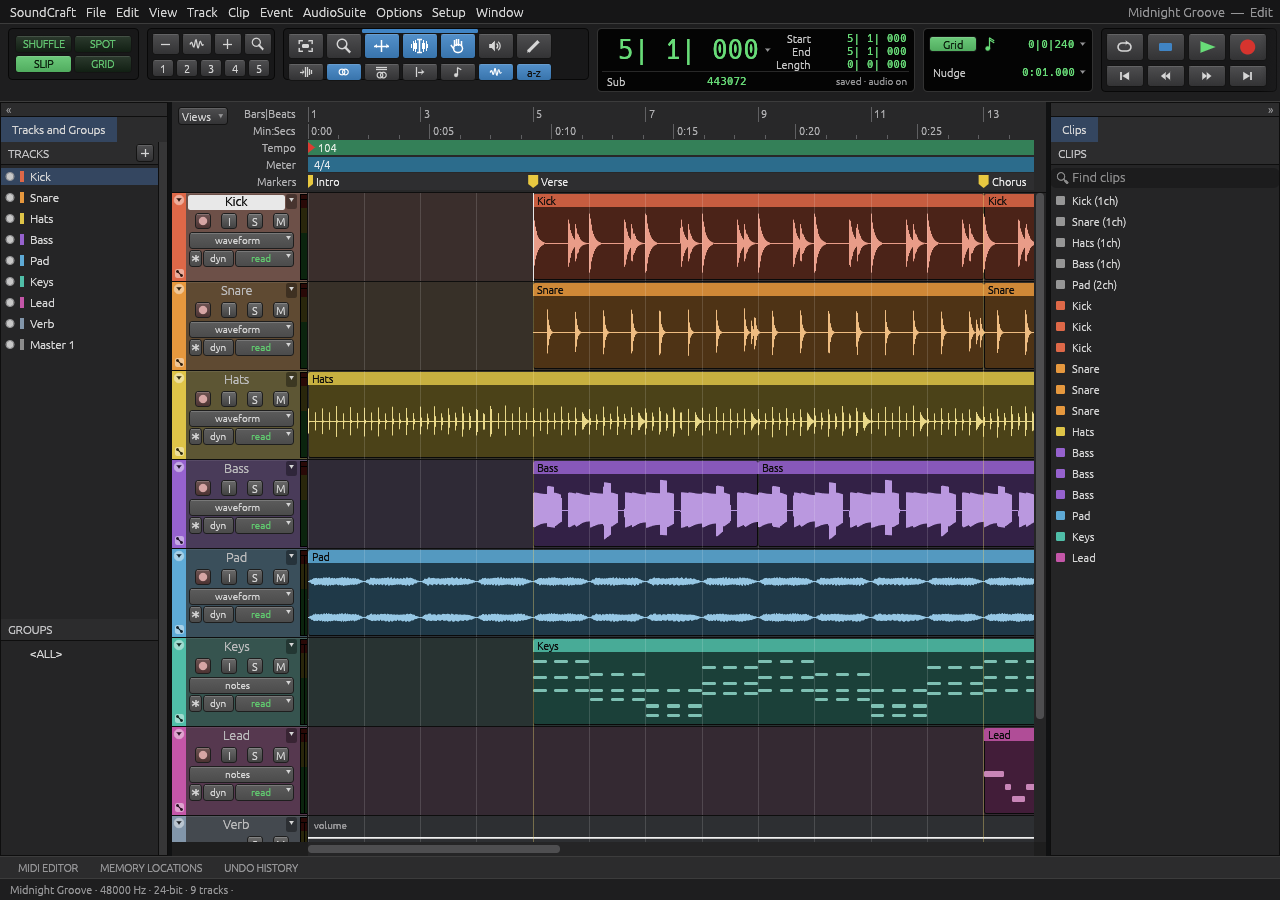
<file: apps/soundcraft/index.html>
<!DOCTYPE html>
<html lang="en">
<head>
  <meta charset="utf-8">
  <meta name="viewport" content="width=device-width, initial-scale=1">
  <title>SoundCraft</title>
  <link rel="icon" href="./ai.storyteller.soundcraft-4f86cc0f1d19c49f.png" integrity="sha384-gGGdqNRRqqtc1O6hUsGr2t6crDCmPT5aQ88HrS63AGKTx8mtjcAwCaMFzW6yzgT0"/>
  
<script type="module">
import init, * as bindings from './soundcraft-web-222ac03b8c02ebcc.js';
const wasm = await init({ module_or_path: './soundcraft-web-222ac03b8c02ebcc_bg.wasm' });


window.wasmBindings = bindings;


dispatchEvent(new CustomEvent("TrunkApplicationStarted", {detail: {wasm}}));

</script>
  <style>
    html, body { margin: 0; padding: 0; width: 100%; height: 100%; overflow: hidden; background: #1e1f22; }
    #soundcraft_canvas { position: absolute; inset: 0; width: 100%; height: 100%; display: block; }
    #soundcraft_loading { position: absolute; inset: 0; display: flex; flex-direction: column; align-items: center; justify-content: center;
      color: #b8b8b8; font: 14px system-ui, sans-serif; pointer-events: none; }
  </style>
<link rel="modulepreload" href="./soundcraft-web-222ac03b8c02ebcc.js" crossorigin="anonymous" integrity="sha384-rEkGh2K6bo8Zbep8sESgdxNZxeGlsDKlmVm296BzzBQ66DI6TbvXK2hGQle5I0mc"><link rel="modulepreload" href="./snippets/eframe-d31a8450ea12dfc1/inline0.js" crossorigin="anonymous" integrity="sha384-uPZQ72BwgZ4v7Km6+UIFbkDDlt7ShGEsAVEHVN/+wZSGFhItJZB83iKMFQXauTSs"><link rel="preload" href="./soundcraft-web-222ac03b8c02ebcc_bg.wasm" crossorigin="anonymous" integrity="sha384-JtziOweZVeYbfhhLnB9jEF2ROm5d+vOQnpBixSbgRUaG9YLE7JGQbcyDrXTEdKN0" as="fetch" type="application/wasm"></head>
<body>
  <canvas id="soundcraft_canvas"></canvas>
  <script>
    // cpal (wasm) builds the output stream at startup, before any user gesture, so the
    // WebAudio AudioContext stays 'suspended': no audio is heard and the transport clock
    // (driven by the audio callback) never advances. Capture the AudioContext cpal creates
    // and resume it on the first user gesture. Runs before the wasm module is instantiated.
    (function () {
      var Orig = window.AudioContext || window.webkitAudioContext;
      if (!Orig) return;
      var ctxs = [];
      function Wrapped(opts) { var c = new Orig(opts); ctxs.push(c); return c; }
      Wrapped.prototype = Orig.prototype;
      window.AudioContext = Wrapped;
      if (window.webkitAudioContext) window.webkitAudioContext = Wrapped;
      function resumeAll() {
        ctxs.forEach(function (c) { if (c.state === 'suspended') { c.resume().catch(function () {}); } });
      }
      ['pointerdown', 'mousedown', 'touchstart', 'keydown'].forEach(function (ev) {
        window.addEventListener(ev, resumeAll, { capture: true });
      });
    })();
  </script>
  <div id="soundcraft_loading">Loading SoundCraft&hellip;</div>
</body>
</html>
</file>
<file: style.css>
:root{
  --acrylic:rgba(243,243,243,.82);--acrylic2:rgba(255,255,255,.72);--text:#1a1a1a;--sub:#5d5d5d;
  --hover:rgba(0,0,0,.06);--stroke:rgba(0,0,0,.09);--accent:#0067c0;--card:rgba(255,255,255,.7);--win:#f3f3f3;--shadow:0 8px 32px rgba(0,0,0,.28);
}
body.dark{--acrylic:rgba(32,32,32,.82);--acrylic2:rgba(44,44,44,.75);--text:#fff;--sub:#bdbdbd;--hover:rgba(255,255,255,.08);--stroke:rgba(255,255,255,.1);--accent:#4cc2ff;--card:rgba(255,255,255,.06);--win:#202020}
*{box-sizing:border-box;margin:0;user-select:none}
html,body{height:100%;overflow:hidden;font-family:"Segoe UI Variable","Segoe UI",system-ui,sans-serif;font-size:13px;color:var(--text)}
#desktop{position:fixed;inset:0;background:radial-gradient(ellipse at 30% 40%,#2a7de1 0,transparent 45%),radial-gradient(ellipse at 70% 60%,#7b3fe4 0,transparent 50%),radial-gradient(ellipse at 55% 30%,#5fd1f5 0,transparent 35%),linear-gradient(135deg,#0a2a6b,#1b0f4a);}
body.dark #desktop{filter:brightness(.7) saturate(1.1)}
.blur{backdrop-filter:blur(30px) saturate(1.6);-webkit-backdrop-filter:blur(30px) saturate(1.6)}
/* desktop icons */
#icons{position:absolute;top:8px;left:8px;display:grid;grid-auto-flow:row;gap:2px}
.dicon{width:76px;padding:6px 2px;text-align:center;color:#fff;font-size:12px;border:1px solid transparent;border-radius:4px;text-shadow:0 1px 3px #000a;cursor:default}
.dicon:hover{background:rgba(255,255,255,.12)}.dicon.sel{background:rgba(255,255,255,.22);border-color:rgba(255,255,255,.3)}
.dicon span{display:block;font-size:34px;line-height:42px}
/* taskbar */
#taskbar{position:fixed;left:0;right:0;bottom:0;height:48px;background:var(--acrylic);border-top:1px solid var(--stroke);display:flex;align-items:center;justify-content:space-between;z-index:9000}
#tb-center{position:absolute;left:50%;transform:translateX(-50%);display:flex;gap:4px;height:100%;align-items:center}
.tb{width:44px;height:40px;border-radius:5px;display:grid;place-items:center;font-size:22px;position:relative;cursor:default;transition:background .12s}
.tb:hover{background:var(--hover)}.tb:active{transform:scale(.9);transition:transform .08s}
.tb.run::after{content:"";position:absolute;bottom:2px;left:50%;width:6px;height:3px;border-radius:2px;background:var(--sub);transform:translateX(-50%);transition:width .2s}
.tb.active::after{width:16px;background:var(--accent)}
.tb.active{background:var(--hover)}
#start-btn svg{width:22px;height:22px}
#search-box{width:210px;height:34px;border-radius:17px;background:var(--acrylic2);border:1px solid var(--stroke);display:flex;align-items:center;gap:8px;padding:0 12px;color:var(--sub);margin-right:4px}
#tb-left{display:flex;align-items:center;padding-left:10px;gap:4px;font-size:13px}
#weather{display:flex;gap:8px;align-items:center;padding:4px 8px;border-radius:5px;line-height:1.15}
#weather:hover{background:var(--hover)}#weather b{font-size:20px}
#tb-right{display:flex;align-items:center;height:100%;padding-right:4px}
#tray,#clock,#show{height:40px;display:flex;align-items:center;border-radius:5px;padding:0 8px;gap:10px}
#tray:hover,#clock:hover{background:var(--hover)}
#clock{flex-direction:column;justify-content:center;text-align:right;gap:0;font-size:12px;line-height:1.3}
#show{width:6px;padding:0;border-left:1px solid var(--stroke);border-radius:0;margin-left:4px}
/* flyouts */
.fly{position:fixed;background:var(--acrylic);border:1px solid var(--stroke);border-radius:8px;box-shadow:var(--shadow);z-index:8999;opacity:0;transform:translateY(24px);pointer-events:none;transition:opacity .2s,transform .25s cubic-bezier(.1,.9,.2,1)}
.fly.open{opacity:1;transform:none;pointer-events:auto}
#start{left:50%;margin-left:-304px;bottom:60px;width:608px;height:640px;max-height:calc(100vh - 70px);display:flex;flex-direction:column;padding:28px 0 0}
#start input{margin:0 32px 22px;height:36px;border-radius:18px;border:1px solid var(--stroke);border-bottom:2px solid var(--accent);background:var(--acrylic2);padding:0 16px;color:var(--text);font:inherit;outline:none;user-select:text}
.sec{padding:0 44px;display:flex;justify-content:space-between;font-weight:600;margin-bottom:12px}
.sec small{font-weight:400;background:var(--card);border:1px solid var(--stroke);padding:2px 10px;border-radius:4px}
.grid{padding:0 36px;display:grid;grid-template-columns:repeat(6,1fr);gap:4px;margin-bottom:18px}
.app{display:flex;flex-direction:column;align-items:center;gap:6px;padding:10px 0 8px;border-radius:5px;font-size:12px;text-align:center}
.app:hover{background:var(--hover)}.app i{font-style:normal;font-size:30px}
.rec{padding:0 36px;display:grid;grid-template-columns:1fr 1fr;gap:2px;flex:1;overflow:hidden}
.rec div{display:flex;gap:12px;align-items:center;padding:6px 8px;border-radius:5px}.rec div:hover{background:var(--hover)}
.rec i{font-style:normal;font-size:26px}.rec small{display:block;color:var(--sub);font-size:11px}
#start-foot{height:64px;background:rgba(128,128,128,.12);border-top:1px solid var(--stroke);display:flex;justify-content:space-between;align-items:center;padding:0 40px;border-radius:0 0 8px 8px}
.user{display:flex;gap:10px;align-items:center;padding:6px 10px;border-radius:5px}.user:hover,.pw:hover{background:var(--hover)}
.avatar{width:28px;height:28px;border-radius:50%;background:linear-gradient(135deg,#6cb2ff,#8e5cf0);display:grid;place-items:center;color:#fff;font-weight:600}
.pw{width:36px;height:36px;border-radius:5px;display:grid;place-items:center;font-size:18px;position:relative}
#pmenu{position:absolute;right:30px;bottom:56px;background:var(--acrylic);border:1px solid var(--stroke);border-radius:8px;box-shadow:var(--shadow);padding:4px;display:none;width:150px}
#pmenu div{padding:8px 12px;border-radius:4px}#pmenu div:hover{background:var(--hover)}
#qs{right:12px;bottom:60px;width:360px;padding:20px}
.qgrid{display:grid;grid-template-columns:repeat(3,1fr);gap:10px}
.q{height:48px;border-radius:5px;background:var(--card);border:1px solid var(--stroke);display:flex;align-items:center;justify-content:center;gap:6px;font-size:12px;cursor:default;flex-direction:column}
.q.on{background:var(--accent);color:#fff;border-color:transparent}body.dark .q.on{color:#000}
.slider{display:flex;align-items:center;gap:12px;margin-top:16px;font-size:16px}
input[type=range]{flex:1;accent-color:var(--accent)}
#cal{right:12px;bottom:60px;width:360px;padding:16px}
#cal h3{font-weight:600;margin:4px 0 10px;font-size:14px}
.cgrid{display:grid;grid-template-columns:repeat(7,1fr);text-align:center;gap:2px}
.cgrid div{height:38px;display:grid;place-items:center;border-radius:50%}.cgrid .h{color:var(--sub);font-size:11px}.cgrid .today{background:var(--accent);color:#fff}body.dark .cgrid .today{color:#000}
#widgets{left:12px;bottom:60px;width:420px;height:520px;padding:16px;overflow:auto}
.wc{background:var(--card);border:1px solid var(--stroke);border-radius:8px;padding:14px;margin-bottom:10px}
/* windows */
.win{position:fixed;background:var(--win);border:1px solid var(--stroke);border-radius:8px;box-shadow:var(--shadow);display:flex;flex-direction:column;overflow:hidden;min-width:300px;min-height:200px;animation:pop .2s cubic-bezier(.1,.9,.2,1)}
@keyframes pop{from{opacity:0;transform:scale(.93)}}
.win.max{inset:0 0 48px 0!important;width:auto!important;height:auto!important;border-radius:0}
.win.min{display:none}
.title{height:36px;display:flex;align-items:center;justify-content:space-between;padding-left:12px;flex:none}
.title .t{display:flex;gap:8px;align-items:center;font-size:12px;flex:1;height:100%}
.ctl{display:flex;height:100%}.ctl button{width:46px;border:0;background:none;color:var(--text);font-size:12px;font-family:"Segoe MDL2 Assets","Segoe UI Symbol",sans-serif}
.ctl button:hover{background:var(--hover)}.ctl .x:hover{background:#c42b1c;color:#fff}
.body{flex:1;overflow:auto;position:relative}
.rz{position:absolute;right:0;bottom:0;width:14px;height:14px;cursor:nwse-resize}
.win.focus{box-shadow:0 12px 48px rgba(0,0,0,.4)}
.win:not(.focus) .title{opacity:.7}
/* app contents */
.np textarea{width:100%;height:100%;border:0;background:var(--win);color:var(--text);font:14px Consolas,monospace;padding:8px;resize:none;outline:none;user-select:text}
.menubar{display:flex;gap:2px;padding:2px 6px;border-bottom:1px solid var(--stroke);font-size:12px}.menubar span{padding:4px 10px;border-radius:4px}.menubar span:hover{background:var(--hover)}
.calc{display:flex;flex-direction:column;height:100%;padding:8px;gap:2px}
.disp{text-align:right;padding:24px 12px 10px;font-size:44px;font-weight:600;overflow:hidden;min-height:100px;display:flex;flex-direction:column;justify-content:flex-end}
.disp small{font-size:13px;color:var(--sub);font-weight:400;height:18px}
.keys{display:grid;grid-template-columns:repeat(4,1fr);gap:2px;flex:1}
.keys button{border:1px solid var(--stroke);border-radius:4px;background:var(--card);color:var(--text);font-size:17px;font-family:inherit}
.keys button:hover{filter:brightness(.93)}.keys button.n{background:#fff;font-weight:600;color:#111}body.dark .keys button.n{background:#3b3b3b;color:#fff}.keys button.eq{background:var(--accent);color:#fff}
.fe{display:grid;grid-template-columns:190px 1fr;height:100%}
.fe aside{padding:8px;border-right:1px solid var(--stroke)}.fe aside div{padding:7px 10px;border-radius:4px}.fe aside div:hover,.fe aside .a{background:var(--hover)}
.fe main{padding:12px}.addr{height:32px;border:1px solid var(--stroke);border-radius:4px;background:var(--card);padding:6px 10px;margin-bottom:12px}
.files{display:grid;grid-template-columns:repeat(auto-fill,90px);gap:6px}.files div{text-align:center;padding:8px 2px;border-radius:4px;font-size:12px}.files div:hover{background:var(--hover)}.files i{font-style:normal;font-size:36px;display:block}
.set{display:grid;grid-template-columns:230px 1fr;height:100%}.set aside{padding:12px 8px}.set aside div{padding:9px 12px;border-radius:5px}.set aside .a{background:var(--hover)}
.set main{padding:20px 28px;overflow:auto}.set h1{font-size:26px;font-weight:600;margin-bottom:18px}
.row{display:flex;justify-content:space-between;align-items:center;background:var(--card);border:1px solid var(--stroke);border-radius:5px;padding:16px;margin-bottom:3px}
.tog{width:40px;height:20px;border-radius:10px;border:1px solid var(--sub);position:relative;transition:.15s}.tog::after{content:"";position:absolute;top:3px;left:3px;width:12px;height:12px;border-radius:50%;background:var(--sub);transition:.15s}
.tog.on{background:var(--accent);border-color:var(--accent)}.tog.on::after{left:23px;background:#fff}
.edge{display:flex;flex-direction:column;height:100%}.edge .bar{display:flex;gap:8px;padding:6px 10px;align-items:center}.edge .url{flex:1;height:30px;border-radius:15px;background:var(--card);border:1px solid var(--stroke);padding:6px 14px;font-size:12px}
.edge .page{flex:1;display:grid;place-items:center;background:linear-gradient(160deg,#cfe3ff,#e8dcff);color:#222;text-align:center}.edge h1{font-weight:300;font-size:44px}
/* context menu */
#ctx{position:fixed;background:var(--acrylic);border:1px solid var(--stroke);border-radius:8px;box-shadow:var(--shadow);padding:4px;min-width:220px;display:none;z-index:9500}
#ctx div{padding:8px 12px;border-radius:4px;display:flex;gap:10px}#ctx div:hover{background:var(--hover)}#ctx hr{border:0;border-top:1px solid var(--stroke);margin:4px 8px}
#toast{position:fixed;right:12px;bottom:60px;width:340px;padding:14px;z-index:9200;transform:translateX(380px);transition:transform .35s cubic-bezier(.1,.9,.2,1)}
#toast.on{transform:none}
@media(max-width:700px){#search-box,#weather{display:none}#start{left:8px;right:8px;margin:0;width:auto}.grid{grid-template-columns:repeat(4,1fr)}}

/* web app windows + store */
.webwrap{display:flex;flex-direction:column;height:100%}
.wbar{display:flex;align-items:center;gap:6px;padding:4px 8px;border-bottom:1px solid var(--stroke);font-size:12px}
.wbar .wt{flex:1;color:var(--sub);white-space:nowrap;overflow:hidden;text-overflow:ellipsis}
.wbar button{border:0;background:none;color:var(--text);width:28px;height:26px;border-radius:4px;font-size:14px}.wbar button:hover{background:var(--hover)}
.webwrap iframe{flex:1;width:100%;border:0;background:#fff}
.wmsg{display:none;flex:1;align-items:center;justify-content:center;text-align:center;color:var(--sub);line-height:1.8;padding:20px}.wmsg code{background:var(--card);padding:2px 6px;border-radius:4px}
.win:not(.focus) iframe,body.dragging iframe{pointer-events:none}
.store{padding:16px 20px;min-height:100%;user-select:text}
.sbar{display:flex;gap:14px;align-items:center;flex-wrap:wrap;margin-bottom:14px}
.sq2{height:34px;width:260px;border-radius:17px;border:1px solid var(--stroke);border-bottom:2px solid var(--accent);background:var(--card);padding:0 14px;color:var(--text);font:inherit;outline:none}
.cats{display:flex;gap:6px;flex-wrap:wrap}.cat{padding:5px 12px;border-radius:14px;background:var(--card);border:1px solid var(--stroke);font-size:12px;cursor:default}.cat.on{background:var(--accent);color:#fff;border-color:transparent}body.dark .cat.on{color:#000}
.sgrid{display:grid;grid-template-columns:repeat(auto-fill,minmax(300px,1fr));gap:10px}
.card{display:flex;gap:12px;align-items:center;background:var(--card);border:1px solid var(--stroke);border-radius:8px;padding:12px}
.ci{font-size:36px;width:48px;text-align:center;flex:none}.cm{flex:1;min-width:0}.cm small{display:block;color:var(--sub);font-size:11px;margin:1px 0 4px}.cm p{font-size:12px;color:var(--sub);overflow:hidden;text-overflow:ellipsis;display:-webkit-box;-webkit-line-clamp:2;-webkit-box-orient:vertical}
.ca{display:flex;flex-direction:column;gap:4px}.ca button,.cf button{min-width:78px;height:28px;border-radius:4px;border:1px solid var(--stroke);background:var(--card);color:var(--text);font:inherit;font-size:12px}.ca button:hover,.cf button:hover{filter:brightness(.93)}
.ca button.pri,.cf button{background:var(--accent);color:#fff;border-color:transparent}body.dark .ca button.pri,body.dark .cf button{color:#000}
.custom{margin-top:16px}.custom summary{cursor:default;padding:6px 0;color:var(--accent)}.cf{display:flex;gap:8px;flex-wrap:wrap;margin-top:8px}.cf input{height:32px;border-radius:4px;border:1px solid var(--stroke);background:var(--card);color:var(--text);padding:0 10px;font:inherit;flex:1;min-width:160px}
#pinned{max-height:250px;overflow:auto}
</file>
<file: apps/cloud-stream/style.css>
:root {
  color-scheme: light dark;
  font-family: "Segoe UI Variable", "Segoe UI", system-ui, sans-serif;
  font-size: 13px;
  color: #1a1a1a;
  background: #f3f3f3;
}

* {
  box-sizing: border-box;
}

body {
  min-width: 320px;
  min-height: 100vh;
  margin: 0;
  background: transparent;
  color: inherit;
}

button,
input {
  font: inherit;
}

.app {
  width: min(820px, 100%);
  min-height: 100vh;
  margin: 0 auto;
  padding: clamp(24px, 6vh, 52px) clamp(18px, 4vw, 36px) 28px;
  background: rgba(243, 243, 243, 0.82);
}

.eyebrow {
  margin: 0 0 5px;
  color: #5d5d5d;
  font-size: 11px;
  font-weight: 600;
  letter-spacing: 0.08em;
}

h1 {
  margin: 0 0 8px;
  font-size: clamp(24px, 4vw, 30px);
  font-weight: 600;
  letter-spacing: -0.02em;
}

.coming-soon {
  margin: 0 0 24px;
  color: #5d5d5d;
  font-size: 13px;
}

label {
  display: block;
  margin-bottom: 7px;
  color: #424242;
  font-size: 12px;
  font-weight: 600;
}

.search-row {
  display: flex;
  gap: 8px;
}

input {
  flex: 1;
  min-width: 0;
  height: 36px;
  border: 1px solid rgba(0, 0, 0, 0.12);
  border-bottom: 2px solid #0067c0;
  border-radius: 6px;
  padding: 0 12px;
  background: rgba(255, 255, 255, 0.72);
  color: #1a1a1a;
}

input::placeholder {
  color: #686868;
}

button {
  min-width: 84px;
  height: 36px;
  border: 1px solid transparent;
  border-radius: 5px;
  padding: 0 16px;
  background: #0067c0;
  color: #fff;
  font-weight: 600;
  cursor: pointer;
}

button:hover {
  background: #005a9e;
}

button:disabled {
  cursor: wait;
  opacity: 0.65;
}

input:focus-visible,
button:focus-visible {
  outline: 2px solid #0067c0;
  outline-offset: 2px;
}

.status {
  min-height: 20px;
  margin: 16px 0 10px;
  color: #5d5d5d;
  font-size: 12px;
}

.status[data-state="error"] {
  color: #a4262c;
}

.results {
  display: grid;
  gap: 8px;
  margin: 0;
  padding: 0;
  list-style: none;
}

.result {
  border: 1px solid rgba(0, 0, 0, 0.09);
  border-radius: 7px;
  padding: 12px 14px;
  background: rgba(255, 255, 255, 0.7);
  box-shadow: 0 2px 6px rgba(0, 0, 0, 0.06);
  transition: background 120ms ease, border-color 120ms ease;
}

.result:hover {
  border-color: rgba(0, 103, 192, 0.35);
  background: #fff;
}

.result h2 {
  margin: 0 0 4px;
  font-size: 14px;
  font-weight: 600;
}

.result p {
  margin: 0;
  color: #5d5d5d;
  font-size: 12px;
}

footer {
  margin-top: 20px;
  color: #686868;
  font-size: 11px;
  line-height: 1.5;
}

@media (prefers-color-scheme: dark) {
  :root {
    color: #f5f5f5;
    background: #202020;
  }

  .app {
    background: rgba(32, 32, 32, 0.9);
  }

  .eyebrow,
  label,
  .status,
  .coming-soon,
  .result p,
  footer {
    color: #bdbdbd;
  }

  input {
    border-color: rgba(255, 255, 255, 0.12);
    background: rgba(44, 44, 44, 0.85);
    color: #fff;
  }

  input::placeholder {
    color: #bdbdbd;
  }

  .result {
    border-color: rgba(255, 255, 255, 0.1);
    background: rgba(255, 255, 255, 0.06);
    box-shadow: none;
  }

  .result:hover {
    background: rgba(255, 255, 255, 0.1);
  }
}

@media (max-width: 520px) {
  .search-row {
    flex-direction: column;
  }

  button {
    width: 100%;
  }
}
</file>
